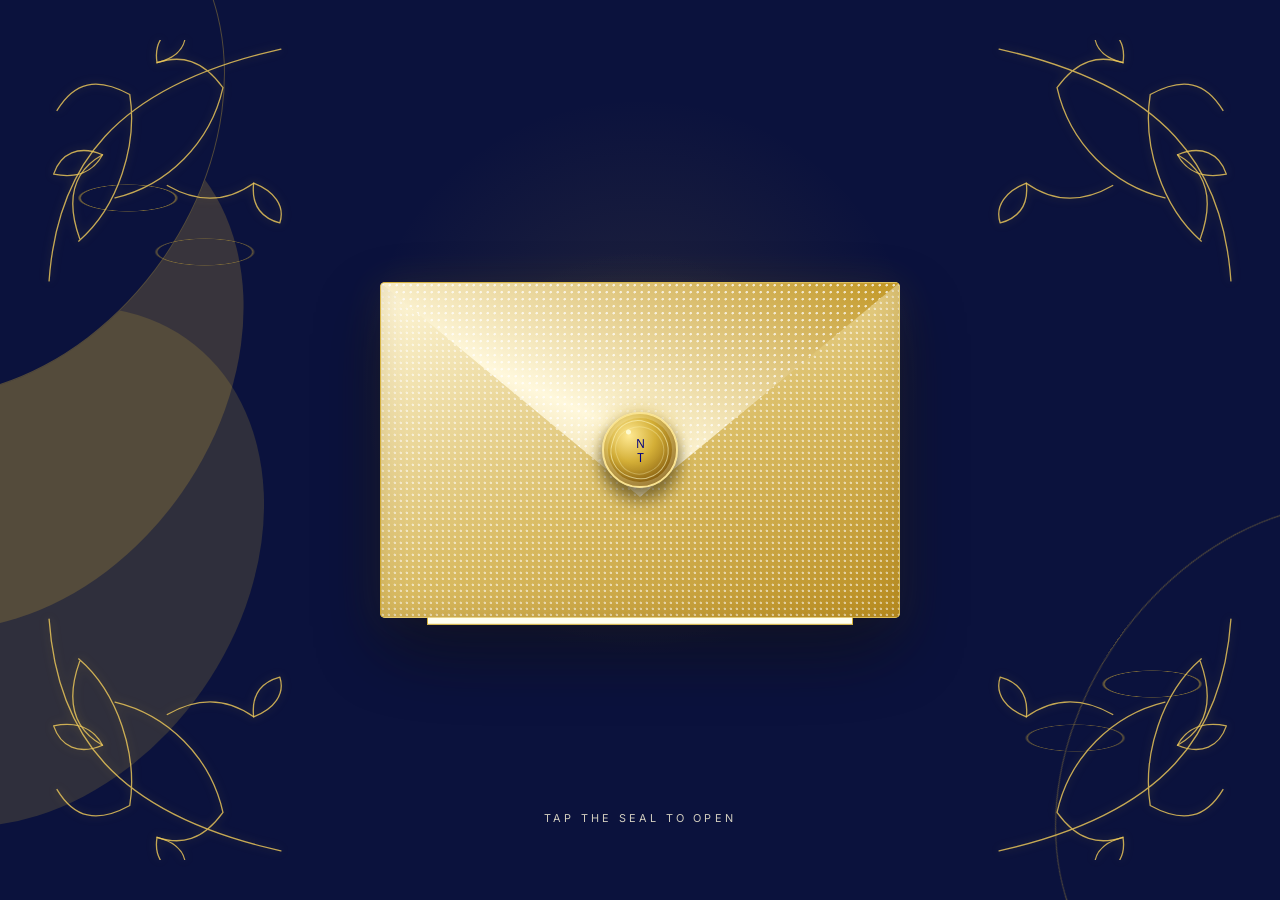
<file: index.html>
<!doctype html>
<html lang="en">
  <head>
    <meta charset="UTF-8" />
    <meta name="viewport" content="width=device-width, initial-scale=1.0" />
    <meta name="description" content="Wedding invitation for Emma and Daniel." />
    <title>Emma & Daniel | Wedding Invitation</title>
    <link rel="preconnect" href="https://fonts.googleapis.com" />
    <link rel="preconnect" href="https://fonts.gstatic.com" crossorigin />
    <link href="https://fonts.googleapis.com/css2?family=Great+Vibes&family=Playfair+Display:wght@400;500;600;700&family=Inter:wght@400;500;600;700&display=swap" rel="stylesheet" />
    <link rel="stylesheet" href="css/style.css" />
  </head>
  <body class="intro-locked">
    <canvas id="bg-canvas" aria-hidden="true"></canvas>
    <section class="envelope-intro" id="envelope-intro" aria-label="Open wedding invitation">
      <div class="floral-line-art" aria-hidden="true"></div>
      <div class="floral-corners" aria-hidden="true">
        <svg class="floral-corner floral-corner--tl" viewBox="0 0 220 220" role="presentation">
          <path d="M8 212C15 112 64 41 212 8M34 177C69 147 86 92 79 48M66 139C112 128 150 91 161 42M35 175C22 139 30 115 55 101M79 48C50 32 30 37 15 62M161 42C143 17 124 13 103 20M112 128C138 143 164 143 188 126" />
          <path d="M55 101c-21-9-37-1-43 17 20 4 35-2 43-17ZM103 20c-3-18 7-31 24-34 4 17-4 29-24 34ZM188 126c18 7 28 20 23 35-18-5-25-17-23-35Z" />
        </svg>
        <svg class="floral-corner floral-corner--tr" viewBox="0 0 220 220" role="presentation">
          <path d="M8 212C15 112 64 41 212 8M34 177C69 147 86 92 79 48M66 139C112 128 150 91 161 42M35 175C22 139 30 115 55 101M79 48C50 32 30 37 15 62M161 42C143 17 124 13 103 20M112 128C138 143 164 143 188 126" />
          <path d="M55 101c-21-9-37-1-43 17 20 4 35-2 43-17ZM103 20c-3-18 7-31 24-34 4 17-4 29-24 34ZM188 126c18 7 28 20 23 35-18-5-25-17-23-35Z" />
        </svg>
        <svg class="floral-corner floral-corner--bl" viewBox="0 0 220 220" role="presentation">
          <path d="M8 212C15 112 64 41 212 8M34 177C69 147 86 92 79 48M66 139C112 128 150 91 161 42M35 175C22 139 30 115 55 101M79 48C50 32 30 37 15 62M161 42C143 17 124 13 103 20M112 128C138 143 164 143 188 126" />
          <path d="M55 101c-21-9-37-1-43 17 20 4 35-2 43-17ZM103 20c-3-18 7-31 24-34 4 17-4 29-24 34ZM188 126c18 7 28 20 23 35-18-5-25-17-23-35Z" />
        </svg>
        <svg class="floral-corner floral-corner--br" viewBox="0 0 220 220" role="presentation">
          <path d="M8 212C15 112 64 41 212 8M34 177C69 147 86 92 79 48M66 139C112 128 150 91 161 42M35 175C22 139 30 115 55 101M79 48C50 32 30 37 15 62M161 42C143 17 124 13 103 20M112 128C138 143 164 143 188 126" />
          <path d="M55 101c-21-9-37-1-43 17 20 4 35-2 43-17ZM103 20c-3-18 7-31 24-34 4 17-4 29-24 34ZM188 126c18 7 28 20 23 35-18-5-25-17-23-35Z" />
        </svg>
      </div>
      <div class="envelope">
        <div class="envelope__back"></div>
        <div class="envelope__card">
          <p>You're cordially invited</p>
        </div>
        <div class="envelope__front"></div>
        <div class="envelope__flap"></div>
        <div class="envelope__seal-shadow"></div>
        <button class="wax-seal" id="open-envelope" type="button" aria-label="Open invitation">
          <span>Ｎ<br />Ｔ</span>
        </button>
        <div class="sparkle-burst" id="sparkle-burst" aria-hidden="true"></div>
      </div>
      <button class="envelope-hint" id="open-envelope-text" type="button">TAP THE SEAL TO OPEN</button>
    </section>

    <div class="page-shell">
      <header class="hero" id="home">
        <video class="hero__video" autoplay loop muted playsinline aria-hidden="true">
          <source src="images/animation_vdeo.mp4" type="video/mp4" />
        </video>
        <div class="hero__overlay" aria-hidden="true"></div>
        <div class="hero__content">
          <p class="eyebrow">THE WEDDING OF</p>
          <h1>Nuwan <span>&</span> Tharushi</h1>
          <p class="hero__date">THURSDAY, 10TH DECEMBER 2026</p>
          <button class="hero__button" id="open-envelope-hero" type="button">OPEN INVITATION</button>
        </div>
      </header>

      <section class="countdown-section initial-hidden" aria-label="Wedding countdown">
        <div class="countdown-wrap">
          <p class="section-label">Countdown</p>
          <div class="countdown" id="countdown">
            <div class="countdown__item">
              <span class="countdown__value" id="days">00</span>
              <span class="countdown__label">Days</span>
            </div>
            <div class="countdown__item">
              <span class="countdown__value" id="hours">00</span>
              <span class="countdown__label">Hours</span>
            </div>
            <div class="countdown__item">
              <span class="countdown__value" id="minutes">00</span>
              <span class="countdown__label">Minutes</span>
            </div>
            <div class="countdown__item">
              <span class="countdown__value" id="seconds">00</span>
              <span class="countdown__label">Seconds</span>
            </div>
          </div>
        </div>
      </section>

      <main class="initial-hidden">
        <section class="invitation section">
          <div class="invitation__inner">
            <p class="section-label">With joy in our hearts</p>
            <h2>Nuwan &amp; Tharushi</h2>

            <div class="invitation__parents">
              <div class="invitation__parent">
                <span>Son of</span>
                <strong>Ashoka &amp; Palitha</strong>
              </div>
              <div class="invitation__divider" aria-hidden="true"></div>
              <div class="invitation__parent">
                <span>Daughter of</span>
                <strong>Vijitha &amp; Anura</strong>
              </div>
            </div>

            <div class="invitation__date-wrap" aria-label="Wedding date">
              <span class="invitation__line"></span>
              <p>DECEMBER 10 2026</p>
              <span class="invitation__line"></span>
            </div>
          </div>
        </section>

        <section class="section intro">
          <p class="section-label">The Celebration</p>
          <h2>We invite you to celebrate our joy</h2>
          <p>
            We are delighted to have you join us as we begin our next chapter together.
            Your love and support mean the world to us, and we would be honored to share
            this unforgettable day with you.
          </p>
        </section>

        <section class="section details" id="events">
          <div class="section-head">
            <p class="section-label">Wedding Events</p>
            <h2>Celebration Details</h2>
          </div>

          <div class="details-grid">
            <article class="detail-card ceremony-card">
              <span class="detail-card__icon" aria-hidden="true">✦</span>
              <p class="detail-card__kicker">10th December 2026</p>
              <h3>Wedding Ceremony</h3>
              <p class="ceremony-card__time">09:00 AM</p>
              <span class="ceremony-card__separator" aria-hidden="true">✦</span>

              <dl class="ceremony-card__details">
                <div>
                  <dt>Venue</dt>
                  <dd>Sanctuary Hotel - Kaduwela</dd>
                </div>
                <span class="ceremony-card__separator" aria-hidden="true">◇</span>
                <div>
                  <dt>Location</dt>
                  <dd>Kaduwela, Sri Lanka</dd>
                </div>
                <span class="ceremony-card__separator" aria-hidden="true">◇</span>
                <div>
                  <dt>Attire</dt>
                  <dd>Formal</dd>
                </div>
              </dl>

              <div class="ceremony-card__actions">
                <a class="ceremony-action ceremony-action--gold" href="https://maps.app.goo.gl/9RrMJxZGWrbS7nu29" target="_blank" rel="noopener">
                  <span aria-hidden="true">⌖</span> Google Maps
                </a>
                <a class="ceremony-action ceremony-action--outline" href="https://calendar.google.com/calendar/render?action=TEMPLATE&amp;text=Nuwan+%26+Tharushi+Wedding+Ceremony&amp;dates=20261210T033000Z/20261210T053000Z&amp;details=Wedding+ceremony+for+Nuwan+%26+Tharushi&amp;location=Sanctuary+Hotel+-+Kaduwela" target="_blank" rel="noopener">
                  <span aria-hidden="true">＋</span> Add to Calendar
                </a>
              </div>
            </article>

          </div>

          <div class="map-embed-wrap">
            <iframe src="https://www.google.com/maps/embed?pb=!1m18!1m12!1m3!1d3960.7726788060318!2d80.0043485756813!3d6.917758218454825!2m3!1f0!2f0!3f0!3m2!1i1024!2i768!4f13.1!3m3!1m2!1s0x3ae25911b0316a3d%3A0x14943debd9fcadfd!2sSanctuary%20Lodge!5e0!3m2!1sen!2slk!4v1789831155217!5m2!1sen!2slk" width="100%" height="300" style="border:0; border-radius: 12px; margin-top: 20px;" allowfullscreen="" loading="lazy" referrerpolicy="strict-origin-when-cross-origin" title="Sanctuary Lodge location"></iframe>
          </div>
        </section>

        <section class="section gallery-section">
          <div class="section-head">
            <p class="section-label">Our Gallery</p>
            <h2>Moments We Cherish</h2>
          </div>

          <div class="gallery-grid" aria-label="Wedding gallery">
            <img src="images/IMG_6599.jpg" alt="Couple portrait" />
            <img src="images/IMG_6940.jpg" alt="Couple outdoors" />
            <img src="images/IMG_7394.jpg" alt="Together in nature" />
            <img src="images/IMG_7683.jpg" alt="Couple smiling" />
          </div>
        </section>

        <section class="section rsvp" id="rsvp">
          <div class="section-head">
            <p class="section-label">Kindly Reply</p>
            <h2>RSVP</h2>
          </div>

          <form class="rsvp-form" id="wedding-rsvp-form">
            <label>
              Full Name
              <input type="text" name="name" placeholder="Your name" required />
            </label>

            <div class="rsvp-choice">
              <label class="radio-option">
                <input type="radio" name="attendance" value="accept" />
                <span>Joyfully Accept</span>
              </label>

              <label class="radio-option">
                <input type="radio" name="attendance" value="decline" />
                <span>Regretfully Decline</span>
              </label>
            </div>

            <div class="guest-counter" aria-label="Guest counter">
              <button type="button" class="guest-button" data-action="decrease" aria-label="Decrease guests">-</button>
              <input type="number" name="guests" value="1" min="1" max="10" readonly />
              <button type="button" class="guest-button" data-action="increase" aria-label="Increase guests">+</button>
            </div>

            <button type="submit" class="button navy-button">SEND RSVP</button>
          </form>
        </section>
      </main>
    </div>

    <nav class="bottom-nav" aria-label="Bottom navigation">
      <a href="#home" class="nav-item active" aria-label="Home">
        <span class="nav-icon">⌂</span>
        <span>Home</span>
      </a>
      <a href="#events" class="nav-item" aria-label="Events">
        <span class="nav-icon">✦</span>
        <span>Events</span>
      </a>
      <a href="#rsvp" class="nav-item" aria-label="RSVP">
        <span class="nav-icon">✉</span>
        <span>RSVP</span>
      </a>
    </nav>

    <script src="js/app.js"></script>
  </body>
</html>
</file>
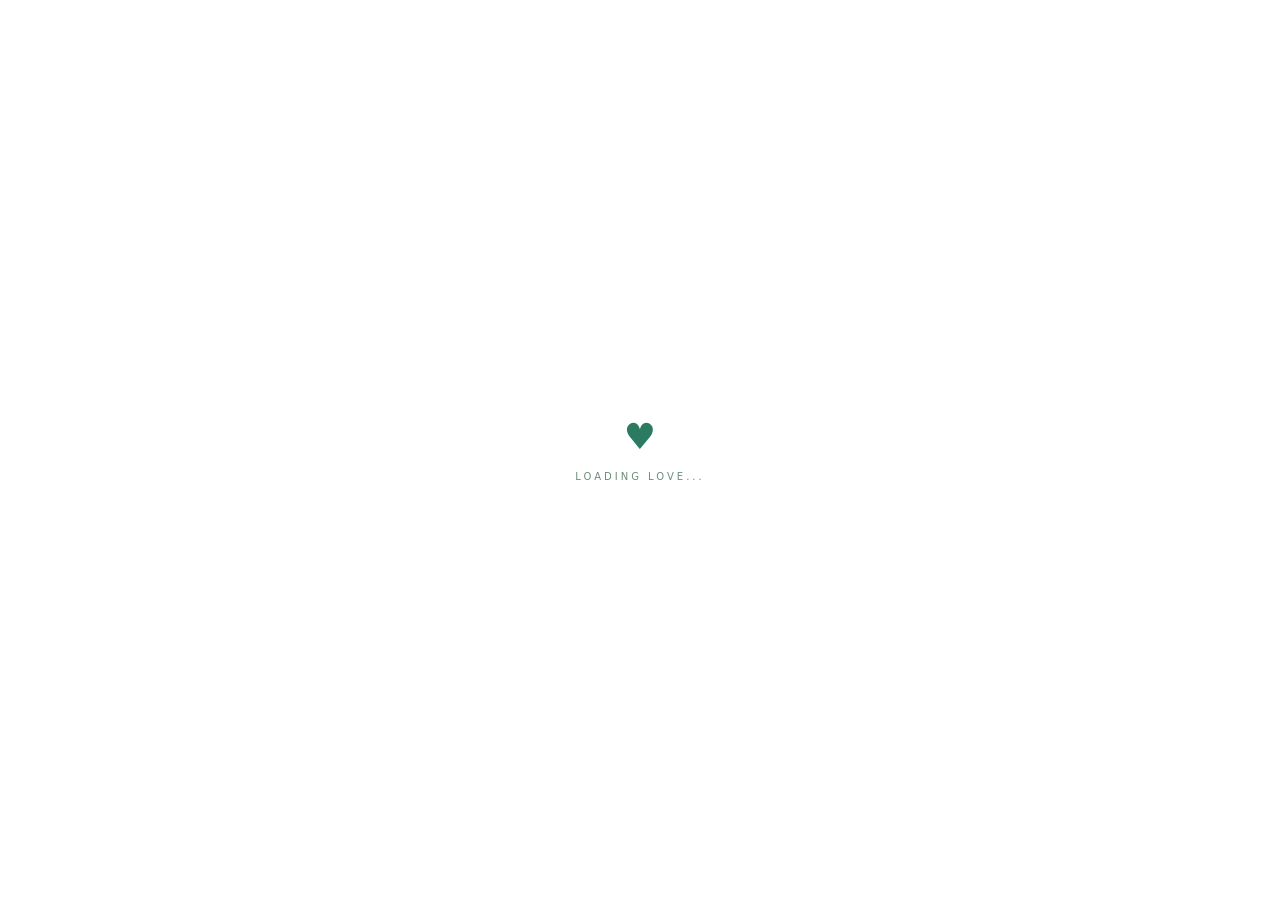
<file: wedding01/index.html>
<!DOCTYPE html>
<html lang="en">
  <head>
    <meta charset="UTF-8" />
    <meta name="viewport" content="width=device-width, initial-scale=1.0" />
    <meta name="description" content="Wedding invitation for Tharushi and Nuwan" />
    <title>Tharushi &amp; Nuwan | Wedding Invitation</title>
    <meta property="og:title" content="Tharushi &amp; Nuwan - Wedding Invitation" />
    <meta property="og:description" content="We warmly invite you to celebrate our wedding day." />
    <meta property="og:type" content="website" />
    <meta property="og:image" content="wedding-photo.png" />
    <meta property="og:image:width" content="1200" />
    <meta property="og:image:height" content="630" />

    <link rel="preconnect" href="fonts.googleapis.com" />
    <link rel="preconnect" href="fonts.gstatic.com" crossorigin />
    <link href="fonts.googleapis.com/css2/family=Great+Vibes&family=Playfair+Display_ital,wght@0,400;0,600;1,400&family=Montserrat_wght@300;400;500;600&display=swap.css" rel="stylesheet" />
    <script src="cdn.tailwindcss.com/3.4.17"></script>
    <link rel="stylesheet" href="styles.css" />
  </head>
  <body class="font-sans bg-[#FFFFFF] text-[#2C3E35] antialiased min-h-screen flex justify-center items-center relative overflow-x-hidden">
    <audio id="bg-music" loop preload="auto">
      <source src="dl.dropboxusercontent.com/scl/fi/6v9sxtjhre47cjv56if6c/ssstik.io_1783917528842_rlkey=4j9dvyxtc6pwtbjx7s5jj49bj&st=42nz29oh.mp3" type="audio/mpeg" />
    </audio>

    <div id="petals-container" class="fixed inset-0 pointer-events-none overflow-hidden z-10"></div>

    <div id="screen-loader" class="screen fixed inset-0 bg-[#FFFFFF] z-50 flex flex-col justify-center items-center gap-3">
      <div class="text-[#2A7B62] text-4xl animate-heart">♥</div>
      <p class="text-[10px] uppercase tracking-[0.3em] text-[#6B8E7B]">Loading Love...</p>
    </div>

    <div id="screen-envelope" class="screen hidden fixed inset-0 z-40 flex flex-col justify-center items-center p-5 text-center">
      <div class="envelope-card" aria-label="Wedding invitation envelope">
        <div class="envelope-paper">
          <p class="text-[10px] tracking-[0.3em] uppercase text-[#6B8E7B] mb-3">The Wedding Of</p>
          <p class="font-serif italic text-4xl text-[#1B4D3E]">Tharushi</p>
          <span class="font-script text-3xl text-[#2A7B62]">&amp;</span>
          <p class="font-serif italic text-4xl text-[#1B4D3E]">Nuwan</p>
          <p class="text-[10px] tracking-[0.2em] uppercase text-[#6B8E7B] mt-5">10 December 2026</p>
        </div>
        <div class="envelope-flap"></div>
        <button id="openEnvelopeBtn" type="button" class="envelope-seal" aria-label="Open wedding invitation">T<span>N</span></button>
      </div>
      <p class="mt-7 text-[10px] uppercase tracking-[0.28em] text-white/80">Tap the seal to open your invitation</p>
    </div>

    <div id="screen-welcome" class="screen hidden fixed inset-0 bg-[#FFFFFF] z-40 flex flex-col justify-center items-center p-6 text-center max-w-md mx-auto">
      <div class="bg-green-50/50 backdrop-blur-sm px-6 py-4 rounded-2xl shadow-sm border border-green-100 mb-8 w-full">
        <h3 id="guestGreeting" class="font-serif text-lg text-[#1B4D3E] font-semibold mb-1">Dear Guest,</h3>
        <p class="text-xs text-gray-600 leading-relaxed">We warmly invite you to share in the celebration of our wedding day.</p>
      </div>

      <div class="flex gap-2 text-[#2A7B62] text-sm mb-6 animate-pulse">
        <span>🌿</span><span>🤍</span><span>🌿</span>
      </div>

      <p class="text-[11px] tracking-[0.3em] uppercase text-[#6B8E7B] mb-2 font-medium">The Wedding Of</p>
      <h1 class="font-serif italic text-5xl md:text-6xl text-[#1B4D3E] mb-2">Nuwan</h1>
      <span class="font-script text-3xl text-[#2A7B62]">&amp;</span>
      <h1 class="font-serif italic text-5xl md:text-6xl text-[#1B4D3E] mt-1 mb-12">Tharushi</h1>

      <button id="playBtn" type="button" class="group relative flex flex-col items-center cursor-pointer focus:outline-none z-20">
        <div class="w-16 h-16 bg-[#2A7B62] hover:bg-[#1B4D3E] text-white rounded-full flex items-center justify-center shadow-lg transition transform group-hover:scale-110 group-hover:shadow-green-200/50 mb-4 duration-300">
          <svg class="w-6 h-6 ml-1 fill-current animate-pulse" viewBox="0 0 24 24" aria-hidden="true">
            <path d="M8 5v14l11-7z"></path>
          </svg>
        </div>
        <span class="text-[11px] tracking-[0.2em] uppercase text-[#1B4D3E] font-semibold group-hover:text-[#2A7B62] transition">Tap to open our invitation</span>
      </button>
    </div>

    <div id="screen-calendar" class="screen hidden fixed inset-0 bg-[#FFFFFF] z-30 flex flex-col justify-center items-center p-6 text-center max-w-md mx-auto">
      <p class="text-xs tracking-[0.3em] uppercase text-[#6B8E7B] mb-1 font-semibold">Save The Date</p>
      <h2 class="font-serif italic text-4xl text-[#1B4D3E]">Tharushi &amp; Nuwan</h2>
      <p class="text-xs tracking-[0.2em] uppercase text-[#1B4D3E] font-medium mt-1 mb-8">December 2026</p>

      <div class="bg-white px-6 py-8 rounded-3xl shadow-sm border border-green-100 w-full max-w-xs mb-8 transform hover:scale-105 transition duration-500">
        <div class="grid grid-cols-7 gap-y-4 text-center text-xs font-medium text-gray-400 mb-4">
          <span class="text-[#2A7B62] font-bold">S</span><span>M</span><span>T</span><span>W</span><span>T</span><span>F</span><span>S</span>
        </div>
        <div class="grid grid-cols-7 gap-y-4 text-center text-sm text-gray-700 items-center">
          <span></span><span></span><span>1</span><span>2</span><span>3</span><span>4</span><span>5</span>
          <span>6</span><span>7</span><span>8</span><span>9</span>
          <div class="flex justify-center items-center">
            <span class="w-8 h-8 bg-[#2A7B62] text-white rounded-full flex items-center justify-center text-xs shadow-md animate-bounce">10</span>
          </div>
          <span>11</span><span>12</span>
          <span>13</span><span>14</span><span>15</span><span>16</span><span>17</span><span>18</span><span>19</span>
          <span>20</span><span>21</span><span>22</span><span>23</span><span>24</span><span>25</span><span>26</span>
          <span>27</span><span>28</span><span>29</span><span>30</span><span>31</span>
        </div>
      </div>

      <p class="font-serif italic text-sm text-[#1B4D3E] max-w-xs leading-relaxed">We look forward to celebrating our special day with you</p>
    </div>

    <div id="screen-story" class="screen hidden fixed inset-0 z-20 flex flex-col justify-center items-center p-6 text-center bg-cover bg-center" style="background-image: linear-gradient(rgba(15, 56, 44, 0.6), rgba(15, 56, 44, 0.8)), url('wedding-photo.png');">
      <div class="bg-white/10 backdrop-blur-md border border-white/20 p-8 rounded-3xl max-w-sm w-full text-white shadow-2xl transform hover:scale-105 transition duration-500">
        <p class="text-[11px] tracking-[0.3em] uppercase text-green-200 font-semibold mb-6">Our Story</p>
        <p class="font-serif italic text-lg leading-relaxed mb-6">"Two hearts, one beautiful journey, and a lifetime of love ahead."</p>
        <div class="w-12 h-[1px] bg-white/40 mx-auto mb-6"></div>
        <h2 class="font-serif text-2xl font-medium tracking-wide">Tharushi &amp; Nuwan</h2>
      </div>
    </div>

    <div id="screen-main" class="screen hidden w-full relative">
      <div class="fixed inset-0 z-0 bg-cover bg-center" style="background-image: linear-gradient(rgba(255, 255, 255, 0.80), rgba(255, 255, 255, 0.95)), url('wedding-photo.png');"></div>

      <div class="relative z-10 w-full max-w-md mx-auto py-12 px-5 space-y-8">
        <div class="text-center mb-10 scroll-animate">
          <p class="text-[10px] tracking-[0.3em] uppercase text-[#6B8E7B] mb-2 font-medium">We Are Getting Married</p>
          <h1 class="font-serif italic text-5xl text-[#1B4D3E]">Nuwan</h1>
          <span class="font-script text-3xl text-[#2A7B62] block my-1">&amp;</span>
          <h1 class="font-serif italic text-5xl text-[#1B4D3E] mb-4">Tharushi</h1>
          <p class="text-xs text-gray-600 leading-relaxed max-w-xs mx-auto font-medium">Together with their loving families, we request the pleasure of your company as we begin our forever.</p>
        </div>

        <div class="bg-white/95 backdrop-blur-sm p-5 rounded-3xl shadow-sm border border-green-100 text-center scroll-animate">
          <img src="wedding-photo.png" alt="Tharushi and Nuwan" class="w-full aspect-[4/3] object-cover rounded-2xl shadow-md" />
          <p class="text-[10px] tracking-[0.25em] uppercase text-[#6B8E7B] font-semibold mt-4 mb-2">Our Moment</p>
          <p class="font-serif italic text-base text-[#1B4D3E]">A little glimpse of the love we share.</p>
        </div>

        <div class="bg-white/95 backdrop-blur-sm p-8 rounded-3xl shadow-sm border border-green-100 text-center space-y-6 scroll-animate">
          <div>
            <p class="text-[10px] tracking-[0.2em] uppercase text-[#6B8E7B] font-semibold mb-1.5">Beloved Son Of</p>
            <p class="font-serif italic text-base text-gray-800">Mr. Sumith Palitha<br>&amp;<br>Mrs. Asoka Priyanganee</p>
          </div>
          <div class="text-[#2A7B62] font-script text-2xl">&amp;</div>
          <div>
            <p class="text-[10px] tracking-[0.2em] uppercase text-[#6B8E7B] font-semibold mb-1.5">Beloved Daughter Of</p>
            <p class="font-serif italic text-base text-gray-800">Mr. Anura Hettiarachchi<br>&amp;<br>Mrs. Vijitha Hettiarachchi</p>
          </div>
        </div>

        <div class="bg-white/95 backdrop-blur-sm p-6 rounded-3xl shadow-sm border border-green-100 text-center scroll-animate">
          <p class="text-[11px] tracking-[0.2em] uppercase text-[#6B8E7B] font-semibold mb-1">Until We Say 'I Do'</p>
          <p class="text-xs text-gray-500 mb-6 font-light">Countdown to Our Special Day</p>

          <div id="countdown" class="flex justify-center gap-3">
            <div class="bg-gradient-to-br from-[#2A7B62] to-[#1B4D3E] text-white p-3 rounded-2xl w-16 shadow-lg">
              <span id="days" class="block text-2xl font-serif font-bold">00</span>
              <span class="text-[9px] uppercase tracking-wider opacity-80">Days</span>
            </div>
            <div class="bg-gradient-to-br from-[#2A7B62] to-[#1B4D3E] text-white p-3 rounded-2xl w-16 shadow-lg">
              <span id="hours" class="block text-2xl font-serif font-bold">00</span>
              <span class="text-[9px] uppercase tracking-wider opacity-80">Hrs</span>
            </div>
            <div class="bg-gradient-to-br from-[#2A7B62] to-[#1B4D3E] text-white p-3 rounded-2xl w-16 shadow-lg">
              <span id="minutes" class="block text-2xl font-serif font-bold">00</span>
              <span class="text-[9px] uppercase tracking-wider opacity-80">Min</span>
            </div>
            <div class="bg-gradient-to-br from-[#2A7B62] to-[#1B4D3E] text-white p-3 rounded-2xl w-16 shadow-lg">
              <span id="seconds" class="block text-2xl font-serif font-bold">00</span>
              <span class="text-[9px] uppercase tracking-wider opacity-80">Sec</span>
            </div>
          </div>
        </div>

        <div class="bg-white/95 backdrop-blur-sm p-8 rounded-3xl shadow-sm border border-green-100 scroll-animate">
          <div class="text-center mb-6">
            <p class="text-[10px] tracking-[0.2em] uppercase text-[#6B8E7B] font-semibold mb-1">Wedding Day</p>
            <h3 class="font-serif italic text-2xl text-[#1B4D3E]">Thursday, December 10, 2026</h3>
          </div>
          <div class="border-t border-green-50 pt-6 space-y-4">
            <p class="text-[10px] tracking-[0.2em] uppercase text-[#6B8E7B] font-semibold text-center mb-4">Event Schedule</p>
            <div class="flex justify-between items-center text-sm bg-green-50/50 p-3 rounded-xl border border-green-100/50">
              <span class="font-serif text-[#1B4D3E] flex items-center gap-2 font-medium">✨ Wedding Ceremony</span>
              <span class="font-semibold text-gray-700 text-xs bg-white px-2.5 py-1 rounded-md shadow-sm">9:30 AM</span>
            </div>
            <div class="flex justify-between items-center text-sm bg-green-50/50 p-3 rounded-xl border border-green-100/50">
              <span class="font-serif text-[#1B4D3E] flex items-center gap-2 font-medium">📍 Venue</span>
              <span class="font-semibold text-gray-700 text-xs bg-white px-2.5 py-1 rounded-md shadow-sm">Sanctuary Hotel</span>
            </div>
          </div>
        </div>

        <div class="bg-white/95 backdrop-blur-sm p-8 rounded-3xl shadow-sm border border-green-100 text-center scroll-animate">
          <p class="text-[10px] tracking-[0.2em] uppercase text-[#6B8E7B] font-semibold mb-2">Venue</p>
          <h3 class="font-serif italic text-3xl text-gray-800 mb-1">Sanctuary Hotel</h3>
          <p class="text-sm font-medium text-[#2A7B62] mb-6">Kaduwela</p>
          <a href="https://maps.app.goo.gl/VAkcUEWn7yXtJjKy9?g_st=ic" target="_blank" rel="noreferrer" class="inline-block w-full bg-gradient-to-r from-[#2A7B62] to-[#1B4D3E] hover:opacity-95 text-white text-xs font-semibold py-4 px-6 rounded-2xl shadow-lg transition tracking-widest uppercase transform hover:-translate-y-0.5 duration-300">📍 Open in Google Maps</a>
        </div>

        <div class="bg-white/95 backdrop-blur-sm p-8 rounded-3xl shadow-sm border border-green-100 scroll-animate">
          <div class="text-center mb-6">
            <p class="text-[10px] tracking-[0.2em] uppercase text-[#6B8E7B] font-semibold mb-1">Are You Attending?</p>
            <h3 class="font-serif text-2xl text-gray-800">RSVP</h3>
            <p class="text-xs text-gray-500 mt-1">Please confirm your presence before November 10th</p>
          </div>

          <form id="rsvpForm" class="space-y-4 text-left">
            <div>
              <label class="block text-xs font-semibold text-gray-600 uppercase tracking-wider mb-1">Your Full Name</label>
              <input type="text" id="rsvpNameInput" name="name" required placeholder="e.g. Kasun Perera" class="w-full px-4 py-3 rounded-xl border border-gray-200 focus:outline-none focus:border-[#2A7B62] text-sm bg-green-50/30" />
            </div>

            <div>
              <label class="block text-xs font-semibold text-gray-600 uppercase tracking-wider mb-1">Will You Attend?</label>
              <select name="attendance" required class="w-full px-4 py-3 rounded-xl border border-gray-200 focus:outline-none focus:border-[#2A7B62] text-sm bg-green-50/30">
                <option value="Yes">Yes, I/We will be there! 🎉</option>
                <option value="No">Sorry, can't make it 😢</option>
              </select>
            </div>

            <div>
              <label class="block text-xs font-semibold text-gray-600 uppercase tracking-wider mb-1">Number of Guests</label>
              <input type="number" name="guests" min="1" max="10" value="1" required class="w-full px-4 py-3 rounded-xl border border-gray-200 focus:outline-none focus:border-[#2A7B62] text-sm bg-green-50/30" />
            </div>

            <button type="submit" id="submitBtn" class="w-full bg-gradient-to-r from-[#2A7B62] to-[#1B4D3E] hover:opacity-95 text-white font-semibold py-3.5 rounded-xl text-xs tracking-widest uppercase shadow-md transition">Send RSVP</button>
          </form>

          <div id="rsvpSuccess" class="hidden text-center py-6 bg-green-50 rounded-2xl border border-green-200">
            <div class="text-2xl mb-2">🎉</div>
            <h4 class="font-serif text-lg text-green-800 font-semibold mb-1">Thank You!</h4>
            <p class="text-xs text-green-600">Your RSVP has been recorded. We can't wait to celebrate with you!</p>
          </div>
        </div>

        <div class="bg-white/95 backdrop-blur-sm p-8 rounded-3xl shadow-sm border border-green-100 text-center scroll-animate">
          <h3 class="font-serif text-lg text-gray-800 mb-1">Inquiries &amp; Wishes</h3>
          <p class="text-xs text-gray-500 mb-6">Reach out to us directly</p>

          <div class="space-y-4">
            <div class="p-4 rounded-2xl bg-green-50/60 border border-green-100">
              <p class="font-serif text-sm font-bold text-[#1B4D3E] mb-2">Nuwan (Groom)</p>
              <div class="flex gap-2 justify-center">
                <a href="tel:0760481677" class="flex-1 bg-white hover:bg-green-100 text-[#1B4D3E] border border-green-200 text-xs py-2 px-3 rounded-xl font-medium flex items-center justify-center gap-1.5 shadow-sm transition"><span>📞</span> Call</a>
                <a href="https://wa.me/94760481677?text=Hi%20Nuwan,%20congratulations%20on%20your%20wedding!" target="_blank" rel="noreferrer" class="flex-1 bg-emerald-600 hover:bg-emerald-700 text-white text-xs py-2 px-3 rounded-xl font-medium flex items-center justify-center gap-1.5 shadow-sm transition"><span>💬</span> WhatsApp</a>
              </div>
            </div>

          </div>
        </div>

        <div class="text-center space-y-2 pb-12 pt-4 scroll-animate">
          <p class="font-serif italic text-xs text-gray-600">Thank you for being part of our special journey.</p>
          <p class="font-serif italic text-2xl text-[#1B4D3E]">With Love,<br>Tharushi &amp; Nuwan</p>
          <p class="text-xs text-[#2A7B62] font-medium mt-2 animate-pulse">♥ Forever Begins Here ♥</p>
        </div>
      </div>
    </div>

    <script src="script.js"></script>
  </body>
</html>
</file>
<file: css/style.css>
:root {
  --ivory: #FFFFF0;
  --navy: #000080;
  --gold: #D4AF37;
  --gold-soft: #f3dd9e;
  --navy-soft: #1f2a6d;
  --text: #1a1a2e;
  --white: #ffffff;
  --line: rgba(0, 0, 128, 0.12);
  --shadow: rgba(0, 0, 0, 0.08);
  --serif: "Playfair Display", Georgia, serif;
  --sans: "Inter", Arial, sans-serif;
}

* {
  box-sizing: border-box;
}

html {
  scroll-behavior: smooth;
}

body {
  margin: 0;
  background: rgba(255, 255, 240, 0.78);
  color: var(--navy);
  font-family: var(--sans);
  line-height: 1.7;
  padding-bottom: 90px;
}

img {
  display: block;
  max-width: 100%;
}

a {
  color: inherit;
  text-decoration: none;
}

button,
input,
select,
textarea {
  font: inherit;
}

.page-shell {
  min-height: 100vh;
}

.hero {
  position: relative;
  isolation: isolate;
  display: grid;
  place-items: center;
  min-height: 100vh;
  padding: 60px 24px 110px;
  background: transparent;
  border-bottom: 1px solid var(--line);
  overflow: hidden;
}

.hero__video {
  position: absolute;
  top: 0;
  left: 0;
  z-index: -1;
  width: 100%;
  height: 100%;
  object-fit: cover;
  pointer-events: none;
}

.hero__overlay {
  position: absolute;
  z-index: 0;
  inset: 0;
  background: linear-gradient(180deg, rgba(12, 14, 28, 0.62), rgba(12, 14, 28, 0.8));
  pointer-events: none;
}

.hero__content {
  position: relative;
  z-index: 1;
  display: flex;
  flex-direction: column;
  align-items: center;
  justify-content: center;
  text-align: center;
  gap: 18px;
  color: var(--white);
  padding: 40px 20px;
}

.eyebrow,
.section-label {
  margin: 0;
  color: var(--gold);
  font-size: 0.74rem;
  letter-spacing: 0.24rem;
  text-transform: uppercase;
  font-weight: 600;
}

.hero h1,
.intro h2,
.section-head h2,
.map-card__content h3,
.rsvp h2,
.detail-card h3 {
  font-family: var(--serif);
  margin: 0;
  color: var(--navy);
}

.hero h1 {
  margin: 0;
  font-size: clamp(3.3rem, 8vw, 7rem);
  line-height: 0.95;
  font-weight: 600;
  letter-spacing: -0.06em;
  color: var(--white);
}

.hero h1 span {
  color: var(--gold);
  font-style: italic;
}

.hero__date {
  margin: 0;
  letter-spacing: 0.18rem;
  text-transform: uppercase;
  font-size: 0.8rem;
  color: rgba(255, 255, 255, 0.9);
}

.hero__button {
  margin-top: 8px;
  border: 1px solid rgba(212, 175, 55, 0.85);
  background: var(--gold);
  color: var(--navy);
  padding: 16px 30px;
  border-radius: 999px;
  letter-spacing: 0.15rem;
  font-size: 0.7rem;
  font-weight: 700;
  text-transform: uppercase;
  cursor: pointer;
  box-shadow: 0 12px 30px rgba(212, 175, 55, 0.25);
}

.hero__button:hover {
  transform: translateY(-1px);
}

.countdown-section {
  padding: 42px 24px 10px;
  background: rgba(255, 255, 255, 0.4);
}

.countdown-wrap {
  max-width: 900px;
  margin: 0 auto;
  text-align: center;
}

.countdown {
  display: grid;
  grid-template-columns: repeat(4, minmax(90px, 1fr));
  gap: 18px;
  margin-top: 18px;
}

.countdown__item {
  background: rgba(255, 255, 255, 0.5);
  border: 1px solid rgba(212, 175, 55, 0.7);
  border-radius: 12px;
  padding: 22px 12px;
}

.countdown__value {
  display: block;
  font-family: var(--serif);
  font-size: clamp(2rem, 5vw, 3.2rem);
  color: var(--navy);
  line-height: 1;
}

.countdown__label {
  display: block;
  margin-top: 8px;
  color: var(--navy-soft);
  font-size: 0.7rem;
  letter-spacing: 0.14rem;
  text-transform: uppercase;
}

.section {
  padding: 72px 24px;
  max-width: 1100px;
  margin: 0 auto;
}

.invitation {
  padding-top: 60px;
  padding-bottom: 60px;
}

.invitation__inner {
  max-width: 980px;
  margin: 0 auto;
  text-align: center;
}

.invitation h2 {
  margin: 0;
  font-family: var(--serif);
  font-size: clamp(3rem, 6vw, 6rem);
  line-height: 1.1;
  color: var(--navy);
  letter-spacing: -0.04em;
}

.invitation__parents {
  display: grid;
  grid-template-columns: 1fr auto 1fr;
  align-items: center;
  gap: 30px;
  margin: 36px auto 26px;
  max-width: 820px;
}

.invitation__parent {
  display: flex;
  flex-direction: column;
  gap: 8px;
}

.invitation__parent span {
  color: var(--navy-soft);
  font-size: 0.72rem;
  letter-spacing: 0.15rem;
  text-transform: uppercase;
}

.invitation__parent strong {
  font-family: var(--serif);
  font-size: clamp(1.4rem, 2vw, 2.2rem);
  font-weight: 600;
  color: var(--navy);
}

.invitation__divider {
  width: 70px;
  height: 1px;
  background: var(--gold);
  margin: 0 auto;
}

.invitation__date-wrap {
  display: flex;
  align-items: center;
  justify-content: center;
  gap: 22px;
  margin-top: 16px;
}

.invitation__line {
  width: 120px;
  height: 1px;
  background: linear-gradient(90deg, transparent, var(--gold), transparent);
}

.invitation__date-wrap p {
  margin: 0;
  font-family: var(--serif);
  font-size: clamp(1.6rem, 3vw, 2.8rem);
  letter-spacing: 0.12rem;
  color: var(--navy);
}

.story {
  background: rgba(255, 255, 255, 0.22);
}

.story__timeline {
  position: relative;
  max-width: 760px;
  margin: 40px auto 0;
  padding-left: 30px;
}

.story__timeline::before {
  content: "";
  position: absolute;
  top: 0;
  bottom: 0;
  left: 11px;
  width: 2px;
  background: var(--gold);
}

.story__item {
  position: relative;
  display: grid;
  grid-template-columns: 28px 1fr;
  gap: 18px;
  margin-bottom: 34px;
}

.story__dot {
  position: relative;
  z-index: 1;
  width: 18px;
  height: 18px;
  margin-top: 10px;
  border-radius: 50%;
  background: var(--navy);
  border: 3px solid var(--gold);
  box-shadow: 0 0 0 5px rgba(212, 175, 55, 0.12);
}

.story__content {
  background: rgba(255, 255, 255, 0.4);
  border: 1px solid rgba(0, 0, 128, 0.08);
  padding: 22px 24px;
  text-align: left;
}

.story__year {
  display: inline-block;
  margin-bottom: 8px;
  color: var(--gold);
  font-size: 0.7rem;
  letter-spacing: 0.18rem;
  text-transform: uppercase;
  font-weight: 700;
}

.story__content h3 {
  margin: 0 0 8px;
  font-family: var(--serif);
  font-size: clamp(1.6rem, 2.8vw, 2.4rem);
  color: var(--navy);
  letter-spacing: 0.02em;
}

.story__content p {
  margin: 0;
  color: var(--navy-soft);
  font-size: 1rem;
}

.gallery-section {
  padding-top: 80px;
  padding-bottom: 80px;
}

.gallery-grid {
  display: grid;
  grid-template-columns: repeat(2, minmax(220px, 1fr));
  gap: 18px;
  max-width: 980px;
  margin: 36px auto 0;
}

.gallery-grid img {
  width: 100%;
  height: 280px;
  object-fit: cover;
  border-radius: 12px;
  box-shadow: 0 14px 30px rgba(0, 0, 0, 0.08);
}

.rsvp-form {
  max-width: 700px;
  margin: 0 auto;
  display: flex;
  flex-direction: column;
  gap: 20px;
  text-align: left;
}

.rsvp-form label {
  display: flex;
  flex-direction: column;
  gap: 10px;
  color: var(--navy);
  font-size: 0.82rem;
  letter-spacing: 0.08rem;
  text-transform: uppercase;
  font-weight: 600;
}

.rsvp-form input[type="text"],
.rsvp-form input[type="number"] {
  width: 100%;
  border: 1px solid rgba(0, 0, 128, 0.2);
  background: rgba(255, 255, 255, 0.7);
  border-radius: 10px;
  padding: 14px 16px;
  font-family: var(--sans);
  color: var(--navy);
}

.rsvp-choice {
  display: flex;
  flex-wrap: wrap;
  gap: 24px;
  margin-top: 8px;
}

.radio-option {
  display: inline-flex;
  flex-direction: row !important;
  align-items: center;
  gap: 10px;
  font-size: 0.82rem;
  letter-spacing: 0.06rem;
  text-transform: none;
  color: var(--navy);
}

.radio-option input {
  accent-color: var(--navy);
}

.guest-counter {
  display: inline-flex;
  align-items: center;
  width: fit-content;
  border: 1px solid rgba(0, 0, 128, 0.2);
  border-radius: 999px;
  overflow: hidden;
  background: rgba(255, 255, 255, 0.7);
}

.guest-button {
  width: 42px;
  height: 42px;
  border: none;
  background: transparent;
  color: var(--navy);
  font-size: 1.6rem;
  cursor: pointer;
}

.guest-counter input {
  width: 64px;
  text-align: center;
  border: none;
  background: transparent;
  color: var(--navy);
  font-weight: 700;
  font-size: 1rem;
}

.navy-button {
  background: var(--navy);
  color: var(--white);
  border: none;
  padding: 16px 24px;
  border-radius: 999px;
  letter-spacing: 0.12rem;
  font-weight: 700;
  text-transform: uppercase;
}

.intro,
.rsvp {
  text-align: center;
}

@media (max-width: 640px) {
  .invitation__parents {
    grid-template-columns: 1fr;
    gap: 18px;
  }

  .invitation__divider {
    display: none;
  }

  .invitation__date-wrap {
    gap: 12px;
  }

  .invitation__line {
    width: 50px;
  }

  .story__timeline {
    padding-left: 22px;
  }

  .gallery-grid {
    grid-template-columns: 1fr;
  }
}

/* Full-screen invitation reveal */
body.intro-locked {
  height: 100vh;
  min-height: 100vh;
  overflow: hidden;
  padding-bottom: 0;
}

body.intro-locked .page-shell {
  min-height: 100vh;
  opacity: 1;
  visibility: visible;
  pointer-events: none;
}

body.intro-locked .page-shell > .initial-hidden {
  display: none;
}

body.is-unlocked .page-shell {
  opacity: 1;
  visibility: visible;
  pointer-events: auto;
}

body.is-unlocked .page-shell > .initial-hidden {
  display: block;
}

.initial-hidden {
  display: block;
}

#bg-canvas {
  position: fixed;
  top: 0;
  left: 0;
  z-index: -2;
  width: 100vw;
  height: 100vh;
  pointer-events: none;
  opacity: 0;
  transition: opacity 0.9s ease;
}

#bg-canvas.is-active {
  opacity: 1;
}

.envelope-intro {
  position: fixed;
  inset: 0;
  z-index: 100;
  display: grid;
  place-items: center;
  overflow: hidden;
  background:
    radial-gradient(circle at 50% 50%, rgba(255, 240, 150, 0.06), transparent 26%),
    radial-gradient(circle at 50% 42%, rgba(212, 175, 55, 0.12), transparent 34%),
    #0b123d;
  transition: opacity 0.9s ease, visibility 0.9s ease;
}

.envelope-intro::before,
.envelope-intro::after {
  content: "";
  position: absolute;
  width: min(42vw, 430px);
  height: min(62vh, 620px);
  border: 1px solid rgba(212, 175, 55, 0.35);
  border-radius: 50%;
  transform: rotate(35deg);
  pointer-events: none;
}

.envelope-intro::before {
  left: -18%;
  top: -16%;
  box-shadow: 150px 180px 0 -1px rgba(212, 175, 55, 0.22), 280px 330px 0 -1px rgba(212, 175, 55, 0.18);
}

.envelope-intro::after {
  right: -18%;
  bottom: -16%;
  transform: rotate(215deg);
  box-shadow: -150px -180px 0 -1px rgba(212, 175, 55, 0.22), -280px -330px 0 -1px rgba(212, 175, 55, 0.18);
}

.floral-line-art {
  position: absolute;
  inset: 0;
  opacity: 0.75;
  pointer-events: none;
  background:
    radial-gradient(ellipse 80px 22px at 10% 22%, transparent 58%, rgba(212, 175, 55, 0.7) 60%, transparent 63%),
    radial-gradient(ellipse 80px 22px at 16% 28%, transparent 58%, rgba(212, 175, 55, 0.55) 60%, transparent 63%),
    radial-gradient(ellipse 80px 22px at 90% 76%, transparent 58%, rgba(212, 175, 55, 0.7) 60%, transparent 63%),
    radial-gradient(ellipse 80px 22px at 84% 82%, transparent 58%, rgba(212, 175, 55, 0.55) 60%, transparent 63%);
}

.floral-corners {
  position: absolute;
  inset: 0;
  pointer-events: none;
}

.floral-corner {
  position: absolute;
  width: min(25vw, 250px);
  height: min(25vw, 250px);
  fill: none;
  stroke: rgba(238, 202, 91, 0.82);
  stroke-linecap: round;
  stroke-linejoin: round;
  stroke-width: 1.15;
  filter: drop-shadow(0 0 5px rgba(212, 175, 55, 0.36));
}

.floral-corner--tl {
  top: 2.5rem;
  left: 2.5rem;
}

.floral-corner--tr {
  top: 2.5rem;
  right: 2.5rem;
  transform: scaleX(-1);
}

.floral-corner--bl {
  bottom: 2.5rem;
  left: 2.5rem;
  transform: scaleY(-1);
}

.floral-corner--br {
  right: 2.5rem;
  bottom: 2.5rem;
  transform: scale(-1);
}

.envelope {
  position: relative;
  width: min(82vw, 520px);
  aspect-ratio: 1.55 / 1;
  perspective: 1200px;
  filter: drop-shadow(0 30px 32px rgba(0, 0, 0, 0.4)) drop-shadow(0 0 18px rgba(212, 175, 55, 0.1));
}

.envelope__back,
.envelope__front,
.envelope__flap {
  position: absolute;
  inset: 0;
  border: 1px solid rgba(212, 175, 55, 0.65);
}

.envelope__back {
  background:
    radial-gradient(circle at 20% 20%, rgba(255, 255, 255, 0.85) 0 1px, transparent 1.5px),
    radial-gradient(circle at 80% 70%, rgba(143, 102, 15, 0.18) 0 1px, transparent 1.5px),
    linear-gradient(145deg, #fffdf0, #eadca9);
  background-size: 7px 7px, 11px 11px, auto;
  border-radius: 5px;
  box-shadow: inset 0 0 28px rgba(131, 91, 15, 0.14);
}

.envelope__front {
  z-index: 3;
  clip-path: polygon(0 0, 50% 56%, 100% 0, 100% 100%, 0 100%);
  background:
    radial-gradient(circle at 30% 30%, rgba(255, 255, 255, 0.55) 0 1px, transparent 1.5px),
    linear-gradient(155deg, #fff8dc, #d9bb62 56%, #b98d20);
  background-size: 6px 6px, auto;
  border-radius: 5px;
  box-shadow: inset 0 0 25px rgba(122, 83, 8, 0.2);
}

.envelope__flap {
  z-index: 4;
  transform-origin: top center;
  clip-path: polygon(0 0, 100% 0, 50% 64%);
  background:
    radial-gradient(circle at 24% 32%, rgba(255, 255, 255, 0.72) 0 1px, transparent 1.5px),
    linear-gradient(25deg, #c59828, #fff8dc 52%, #c19623);
  background-size: 7px 7px, auto;
  border-radius: 5px 5px 0 0;
  transition: transform 1.1s cubic-bezier(0.22, 0.75, 0.25, 1);
  backface-visibility: hidden;
}

.envelope__card {
  position: absolute;
  z-index: 2;
  inset: 8% 9%;
  display: grid;
  place-items: center;
  padding: 20px;
  background: var(--ivory);
  border: 1px solid var(--gold);
  color: var(--navy);
  text-align: center;
  transform: translateY(12%);
  transition: transform 1.35s cubic-bezier(0.2, 0.8, 0.2, 1) 0.55s, inset 0.9s ease;
}

.envelope__card p {
  margin: 0;
  font-family: var(--serif);
  font-size: clamp(1.35rem, 4vw, 2.3rem);
  font-style: italic;
  text-shadow: 0 0 0 transparent;
  transition: text-shadow 1s ease 1.25s;
}

.envelope__seal-shadow {
  position: absolute;
  z-index: 5;
  left: 50%;
  top: 54%;
  width: 84px;
  height: 84px;
  border-radius: 50%;
  transform: translate(-50%, -50%);
  background: rgba(0, 0, 0, 0.22);
  filter: blur(7px);
  transition: opacity 0.4s ease;
}

.wax-seal {
  position: absolute;
  z-index: 6;
  left: 50%;
  top: 50%;
  display: grid;
  place-items: center;
  width: 76px;
  height: 76px;
  padding: 0;
  border: 2px solid #f9e391;
  border-radius: 50%;
  transform: translate(-50%, -50%);
  background:
    radial-gradient(circle at 34% 25%, rgba(255, 255, 220, 0.85) 0 3%, transparent 4%),
    radial-gradient(circle at 35% 30%, #ffe992 0, #d4af37 38%, #8d6412 78%, #e3c65e 100%);
  color: var(--navy);
  font-family: var(--serif);
  font-size: 0.82rem;
  line-height: 1.05;
  cursor: pointer;
  box-shadow:
    0 7px 12px rgba(0, 0, 0, 0.34),
    0 0 18px rgba(212, 175, 55, 0.52),
    0 0 36px rgba(212, 175, 55, 0.2),
    inset 0 0 0 4px rgba(255, 247, 194, 0.25),
    inset 0 -8px 12px rgba(87, 52, 0, 0.26);
  transition: transform 0.25s ease, opacity 0.45s ease;
}

.wax-seal:hover,
.wax-seal:focus-visible {
  transform: translate(-50%, -50%) scale(1.07);
}

.wax-seal:focus-visible {
  outline: 2px solid var(--gold-soft);
  outline-offset: 6px;
}

.wax-seal::before,
.wax-seal::after {
  content: "";
  position: absolute;
  inset: 7px;
  border: 1px solid rgba(255, 249, 190, 0.6);
  border-radius: 46% 54% 50% 48%;
  transform: rotate(18deg);
  pointer-events: none;
}

.wax-seal::after {
  inset: 12px;
  transform: rotate(-24deg);
  opacity: 0.55;
}

.envelope__card p {
  position: relative;
  z-index: 1;
}

.envelope-intro.is-opening .envelope__card {
  transform: translateY(-53%) scale(1.08);
}

.envelope-intro.is-card-expanded .envelope__card {
  position: fixed;
  inset: 0;
  z-index: 110;
  transform: none;
  border: 0;
  box-shadow: 0 0 90px rgba(212, 175, 55, 0.3);
}

.envelope-intro.is-card-expanded .envelope__card p {
  font-size: clamp(2rem, 6vw, 5rem);
  text-shadow: 0 0 12px rgba(212, 175, 55, 0.8), 0 0 35px rgba(212, 175, 55, 0.45);
}

.sparkle-burst {
  position: absolute;
  z-index: 8;
  left: 50%;
  top: 50%;
  width: 1px;
  height: 1px;
  pointer-events: none;
}

.sparkle-burst span {
  position: absolute;
  width: 5px;
  height: 5px;
  border-radius: 50%;
  background: #fff4ae;
  box-shadow: 0 0 7px #f4d76d, 0 0 16px rgba(212, 175, 55, 0.9);
  opacity: 0;
}

.envelope-intro.is-opening .sparkle-burst span {
  animation: sparkleBurst 1.35s ease-out forwards;
}

@keyframes sparkleBurst {
  0% {
    opacity: 0;
    transform: translate(0, 0) scale(0.3);
  }
  18% {
    opacity: 1;
  }
  100% {
    opacity: 0;
    transform: translate(var(--sparkle-x), var(--sparkle-y)) scale(1.5);
  }
}

.envelope-hint {
  position: absolute;
  bottom: 8vh;
  margin: 0;
  border: 0;
  background: transparent;
  color: rgba(255, 248, 220, 0.82);
  font-size: 0.68rem;
  letter-spacing: 0.2rem;
  text-transform: uppercase;
  cursor: pointer;
  transition: color 0.25s ease, letter-spacing 0.25s ease, opacity 0.45s ease;
}

.envelope-hint:hover,
.envelope-hint:focus-visible {
  color: #fff4ae;
  letter-spacing: 0.25rem;
}

.envelope-hint:focus-visible {
  outline: 1px solid var(--gold-soft);
  outline-offset: 8px;
}

.envelope-intro.is-opening .envelope__flap {
  transform: rotateX(180deg);
}

.envelope-intro.is-opening .envelope__card {
  transform: translateY(-53%);
}

.envelope-intro.is-opening .envelope__card p {
  text-shadow: 0 0 8px rgba(212, 175, 55, 0.75), 0 0 22px rgba(212, 175, 55, 0.5);
}

.envelope-intro.is-opening .wax-seal,
.envelope-intro.is-opening .envelope__seal-shadow,
.envelope-intro.is-opening .envelope-hint {
  opacity: 0;
  pointer-events: none;
}

.envelope-intro.is-complete {
  opacity: 0;
  visibility: hidden;
  pointer-events: none;
}

.page-shell {
  transition: opacity 1s ease;
}

body.intro-locked .hero {
  height: 100vh;
  min-height: 100vh;
  overflow: hidden;
}

.bottom-nav {
  opacity: 0;
  visibility: hidden;
  pointer-events: none;
  transition: opacity 0.8s ease, visibility 0.8s ease;
}

body.is-unlocked .bottom-nav {
  opacity: 1;
  visibility: visible;
  pointer-events: auto;
}

@media (max-width: 640px) {
  .envelope {
    width: 88vw;
  }

  .wax-seal {
    width: 68px;
    height: 68px;
  }
}

.intro h2,
.section-head h2,
.rsvp h2 {
  font-size: clamp(2.4rem, 5vw, 4rem);
  line-height: 1.1;
  margin-bottom: 20px;
}

.intro p,
.map-card__content p,
.detail-card p,
.rsvp-form label {
  color: var(--text);
}

.intro p {
  max-width: 720px;
  margin: 0 auto;
  font-size: 1.06rem;
}

.wedding-timeline {
  background: rgba(255, 255, 255, 0.2);
}

.timeline-header {
  max-width: 720px;
  margin: 0 auto 42px;
  text-align: center;
}

.timeline-header h2 {
  margin: 10px 0 0;
  color: var(--navy);
  font-family: "Great Vibes", var(--serif);
  font-size: clamp(3.2rem, 8vw, 6.5rem);
  font-weight: 400;
  line-height: 1.05;
}

.timeline-header__title {
  margin: 12px 0 0;
  color: var(--navy-soft);
  font-family: var(--serif);
  font-size: clamp(1.25rem, 2.5vw, 1.8rem);
  letter-spacing: 0.12rem;
  text-transform: uppercase;
}

.timeline-cards {
  position: relative;
  display: grid;
  gap: 18px;
  max-width: 760px;
  margin: 0 auto;
}

.timeline-cards::before {
  content: "";
  position: absolute;
  top: 20px;
  bottom: 20px;
  left: 31px;
  width: 1px;
  background: linear-gradient(var(--gold), rgba(212, 175, 55, 0.18));
}

.timeline-card {
  position: relative;
  z-index: 1;
  display: grid;
  grid-template-columns: 64px 1fr;
  gap: 18px;
  align-items: center;
  padding: 24px 28px 24px 18px;
  border: 1px solid rgba(212, 175, 55, 0.32);
  border-radius: 18px;
  background: rgba(255, 255, 255, 0.82);
  box-shadow: 0 18px 35px rgba(0, 0, 0, 0.06);
  transition: opacity 0.85s ease, transform 0.85s cubic-bezier(0.2, 0.75, 0.25, 1), box-shadow 0.25s ease;
}

.timeline-card:hover {
  box-shadow: 0 22px 42px rgba(0, 0, 0, 0.1);
}

.timeline-card__icon {
  display: grid;
  place-items: center;
  width: 28px;
  height: 28px;
  margin-left: 0;
  border: 1px solid var(--gold);
  border-radius: 50%;
  background: var(--ivory);
  color: var(--gold);
  font-size: 0.95rem;
}

.timeline-card__time {
  margin: 0 0 3px;
  color: var(--gold);
  font-size: 0.7rem;
  font-weight: 700;
  letter-spacing: 0.16rem;
}

.timeline-card h3 {
  margin: 0 0 5px;
  color: var(--navy);
  font-family: var(--serif);
  font-size: clamp(1.45rem, 3vw, 2rem);
  text-transform: uppercase;
}

.timeline-card div > p:last-child {
  margin: 0;
  color: var(--text);
  font-size: 0.95rem;
}

.section-head {
  text-align: center;
  margin-bottom: 28px;
}

.details-grid {
  display: grid;
  grid-template-columns: minmax(0, 760px);
  justify-content: center;
  gap: 24px;
}

.detail-card {
  width: 100%;
  padding: clamp(34px, 6vw, 64px) clamp(24px, 6vw, 72px);
  border: 1px solid rgba(212, 175, 55, 0.9);
  background: rgba(255, 255, 255, 0.82);
  text-align: center;
  box-shadow: 0 12px 25px rgba(0, 0, 0, 0.02);
}

.details .section-head h2 {
  color: var(--navy);
  font-family: var(--serif);
  font-size: clamp(2.8rem, 6vw, 5rem);
  font-weight: 600;
  letter-spacing: -0.04em;
}

.ceremony-card {
  display: flex;
  flex-direction: column;
  align-items: center;
  text-align: center;
}

.detail-card__kicker {
  margin: 0 0 10px;
  color: var(--gold);
  font-size: 0.72rem;
  font-weight: 700;
  letter-spacing: 0.16rem;
  text-transform: uppercase;
}

.ceremony-card h3 {
  margin-bottom: 8px;
  color: var(--navy);
  font-family: var(--serif);
  font-size: clamp(2rem, 4vw, 3rem);
  font-weight: 600;
  text-transform: none;
  letter-spacing: 0.02rem;
}

.ceremony-card__time {
  margin: 0;
  color: var(--navy);
  font-family: var(--serif);
  font-size: clamp(3rem, 8vw, 5.6rem);
  font-weight: 600;
  line-height: 1;
  letter-spacing: 0.08rem;
}

.ceremony-card__separator {
  display: block;
  margin: 20px 0 8px;
  color: var(--gold);
  font-size: 1.2rem;
  line-height: 1;
  text-shadow: 0 0 12px rgba(212, 175, 55, 0.35);
}

.ceremony-card__details {
  display: grid;
  justify-items: center;
  gap: 8px;
  width: 100%;
  margin: 6px auto 30px;
  padding-top: 22px;
  border-top: 1px solid rgba(212, 175, 55, 0.35);
}

.ceremony-card__details div {
  display: grid;
  gap: 3px;
}

.ceremony-card__details dt {
  color: var(--gold);
  font-size: 0.72rem;
  font-weight: 700;
  letter-spacing: 0.18rem;
  text-transform: uppercase;
}

.ceremony-card__details dd {
  margin: 0;
  color: var(--navy);
  font-family: var(--serif);
  font-size: clamp(1.1rem, 2vw, 1.35rem);
}

.ceremony-card__details .ceremony-card__separator {
  margin: 12px 0 8px;
}

.ceremony-card__actions {
  display: flex;
  flex-wrap: wrap;
  justify-content: center;
  gap: 12px;
}

.ceremony-action {
  display: inline-flex;
  align-items: center;
  justify-content: center;
  gap: 8px;
  min-height: 46px;
  padding: 12px 17px;
  border-radius: 999px;
  font-size: 0.68rem;
  font-weight: 700;
  letter-spacing: 0.1rem;
  text-transform: uppercase;
  transition: transform 0.2s ease, box-shadow 0.2s ease, background 0.2s ease;
}

.ceremony-action:hover {
  transform: translateY(-2px);
}

.ceremony-action--gold {
  background: var(--gold);
  color: var(--navy);
  box-shadow: 0 10px 20px rgba(212, 175, 55, 0.2);
}

.ceremony-action--outline {
  border: 1px solid var(--gold);
  background: var(--white);
  color: var(--navy);
}

.ceremony-action--outline:hover {
  background: #fffaf0;
  box-shadow: 0 10px 20px rgba(212, 175, 55, 0.14);
}

.detail-card--featured {
  background: var(--navy);
  color: var(--white);
  border-color: rgba(212, 175, 55, 0.9);
}

.detail-card--featured h3,
.detail-card--featured p,
.detail-card--featured .time {
  color: var(--white);
}

.detail-card__icon {
  display: inline-block;
  margin-bottom: 14px;
  color: var(--gold);
  font-size: 1.8rem;
}

.detail-card h3 {
  font-size: clamp(1.5rem, 2.6vw, 2.4rem);
  margin-bottom: 12px;
  letter-spacing: 0.1rem;
}

.time {
  margin: 0 0 12px;
  font-weight: 600;
  letter-spacing: 0.08rem;
  color: var(--navy);
}

.detail-card p {
  margin: 6px 0;
}

.map-embed-wrap {
  width: min(100%, 760px);
  margin: 28px auto 0;
  overflow: hidden;
  border-radius: 12px;
  box-shadow: 0 16px 32px rgba(0, 0, 0, 0.12);
}

.map-embed-wrap iframe {
  display: block;
  width: 100%;
  max-width: 100%;
  height: 300px;
  border: 0;
  border-radius: 12px;
}

.map-card {
  display: grid;
  grid-template-columns: 200px 1fr;
  gap: 24px;
  align-items: center;
  padding: 24px;
  border: 1px solid var(--line);
  background: rgba(255, 255, 255, 0.46);
}

.map-card__visual {
  display: grid;
  place-items: center;
  min-height: 180px;
  background: linear-gradient(135deg, rgba(212,175,55,0.2), rgba(0,0,128,0.08));
  border: 1px solid rgba(212,175,55,0.5);
  font-size: 4rem;
}

.map-card__content h3 {
  font-size: clamp(2rem, 4vw, 3rem);
  margin-bottom: 10px;
}

.map-card__content a {
  display: inline-block;
  margin-top: 12px;
  padding: 12px 18px;
  background: var(--gold);
  color: var(--navy);
  font-weight: 600;
  border-radius: 999px;
  transition: transform 0.2s ease, box-shadow 0.2s ease;
}

.map-card__content a:hover {
  transform: translateY(-1px);
  box-shadow: 0 10px 20px rgba(212,175,55,0.25);
}

.rsvp-form {
  max-width: 720px;
  margin: 0 auto;
  display: grid;
  grid-template-columns: repeat(2, minmax(220px, 1fr));
  gap: 20px;
  text-align: left;
}

.rsvp-form label {
  display: flex;
  flex-direction: column;
  gap: 10px;
  font-size: 0.8rem;
  font-weight: 600;
  letter-spacing: 0.08rem;
  text-transform: uppercase;
}

.rsvp-form label:last-of-type,
.rsvp-form .button {
  grid-column: 1 / -1;
}

.rsvp-form input,
.rsvp-form select,
.rsvp-form textarea {
  width: 100%;
  border: 1px solid rgba(0, 0, 128, 0.22);
  background: rgba(255, 255, 255, 0.5);
  padding: 14px 16px;
  color: var(--navy);
  border-radius: 10px;
}

.rsvp-form input:focus,
.rsvp-form select:focus,
.rsvp-form textarea:focus {
  outline: 2px solid rgba(212,175,55,0.35);
  border-color: var(--gold);
}

.button {
  display: inline-flex;
  justify-content: center;
  align-items: center;
  border: none;
  background: var(--gold);
  color: var(--navy);
  font-weight: 700;
  letter-spacing: 0.08rem;
  text-transform: uppercase;
  padding: 16px 24px;
  border-radius: 999px;
  cursor: pointer;
  transition: transform 0.2s ease, box-shadow 0.2s ease;
}

.button:hover {
  transform: translateY(-1px);
  box-shadow: 0 12px 22px rgba(212,175,55,0.25);
}

.bottom-nav {
  position: fixed;
  left: 0;
  right: 0;
  bottom: 0;
  z-index: 40;
  display: grid;
  grid-template-columns: repeat(3, 1fr);
  background: rgba(255,255,240,0.92);
  border-top: 1px solid var(--line);
  backdrop-filter: blur(8px);
  box-shadow: 0 -8px 24px rgba(0, 0, 0, 0.05);
}

.nav-item {
  display: flex;
  flex-direction: column;
  align-items: center;
  justify-content: center;
  gap: 4px;
  padding: 10px 6px 14px;
  color: var(--navy);
  font-size: 0.7rem;
  text-transform: uppercase;
  letter-spacing: 0.06rem;
}

.nav-item.active,
.nav-item:hover {
  color: var(--gold);
}

.nav-icon {
  font-size: 1.1rem;
  line-height: 1;
}

@media (max-width: 640px) {
  .details-grid,
  .map-card,
  .rsvp-form {
    grid-template-columns: 1fr;
  }

  .hero {
    min-height: 72vh;
  }

  .hero__content {
    padding: 28px 18px;
  }

  .nav-item {
    font-size: 0.62rem;
    letter-spacing: 0.04rem;
  }

  .timeline-card {
    grid-template-columns: 42px 1fr;
    gap: 12px;
    padding: 20px 18px 20px 12px;
  }

  .timeline-cards::before {
    left: 26px;
  }
}

/* Scroll reveal states are applied by the Intersection Observer in app.js. */
.reveal-target {
  opacity: 0;
  transform: translateY(40px);
  transition: opacity 0.85s ease, transform 0.85s cubic-bezier(0.2, 0.75, 0.25, 1);
  will-change: opacity, transform;
}

.reveal-target.is-revealed {
  opacity: 1;
  transform: translateY(0);
}

@media (prefers-reduced-motion: reduce) {
  .reveal-target {
    opacity: 1;
    transform: none;
    transition: none;
  }
}
</file>
<file: wedding01/fonts.googleapis.com/css2/family=Great+Vibes&family=Playfair+Display_ital,wght@0,400;0,600;1,400&family=Montserrat_wght@300;400;500;600&display=swap.css>
@font-face {
  font-family: 'Great Vibes';
  font-style: normal;
  font-weight: 400;
  font-display: swap;
  src: url(../../fonts.gstatic.com/s/greatvibes/v21/RWmMoKWR9v4ksMfaWd_JN-XC.ttf) format('truetype');
}
@font-face {
  font-family: 'Montserrat';
  font-style: normal;
  font-weight: 300;
  font-display: swap;
  src: url(../../fonts.gstatic.com/s/montserrat/v31/JTUHjIg1_i6t8kCHKm4532VJOt5-QNFgpCs16Ew-.ttf) format('truetype');
}
@font-face {
  font-family: 'Montserrat';
  font-style: normal;
  font-weight: 400;
  font-display: swap;
  src: url(../../fonts.gstatic.com/s/montserrat/v31/JTUHjIg1_i6t8kCHKm4532VJOt5-QNFgpCtr6Ew-.ttf) format('truetype');
}
@font-face {
  font-family: 'Montserrat';
  font-style: normal;
  font-weight: 500;
  font-display: swap;
  src: url(../../fonts.gstatic.com/s/montserrat/v31/JTUHjIg1_i6t8kCHKm4532VJOt5-QNFgpCtZ6Ew-.ttf) format('truetype');
}
@font-face {
  font-family: 'Montserrat';
  font-style: normal;
  font-weight: 600;
  font-display: swap;
  src: url(../../fonts.gstatic.com/s/montserrat/v31/JTUHjIg1_i6t8kCHKm4532VJOt5-QNFgpCu170w-.ttf) format('truetype');
}
@font-face {
  font-family: 'Playfair Display';
  font-style: italic;
  font-weight: 400;
  font-display: swap;
  src: url(../../fonts.gstatic.com/s/playfairdisplay/v40/nuFRD-vYSZviVYUb_rj3ij__anPXDTnCjmHKM4nYO7KN_qiTbtY.ttf) format('truetype');
}
@font-face {
  font-family: 'Playfair Display';
  font-style: normal;
  font-weight: 400;
  font-display: swap;
  src: url(../../fonts.gstatic.com/s/playfairdisplay/v40/nuFvD-vYSZviVYUb_rj3ij__anPXJzDwcbmjWBN2PKdFvUDQ.ttf) format('truetype');
}
@font-face {
  font-family: 'Playfair Display';
  font-style: normal;
  font-weight: 600;
  font-display: swap;
  src: url(../../fonts.gstatic.com/s/playfairdisplay/v40/nuFvD-vYSZviVYUb_rj3ij__anPXJzDwcbmjWBN2PKebukDQ.ttf) format('truetype');
}
</file>
<file: wedding01/styles.css>
:root {
  --green-900: #1B4D3E;
  --green-700: #2A7B62;
  --green-100: #e8f4ee;
  --muted: #6B8E7B;
}

* {
  box-sizing: border-box;
}

html {
  scroll-behavior: smooth;
}

body {
  margin: 0;
}

.font-script {
  font-family: 'Great Vibes', cursive;
}

.font-serif {
  font-family: 'Playfair Display', serif;
}

.font-sans {
  font-family: 'Montserrat', sans-serif;
}

.screen {
  transition: opacity 0.8s ease-in-out, transform 0.8s ease-in-out;
}

.fade-out {
  opacity: 0;
  pointer-events: none;
  transform: scale(0.98);
}

.fade-in {
  opacity: 1;
  pointer-events: auto;
  transform: scale(1);
}

#screen-envelope {
  background:
    radial-gradient(circle at 50% 35%, rgba(76, 126, 104, 0.35), transparent 42%),
    linear-gradient(145deg, #10251e, #1b4d3e);
}

.envelope-card {
  position: relative;
  width: min(86vw, 350px);
  height: min(118vw, 470px);
  min-height: 390px;
  perspective: 1000px;
  filter: drop-shadow(0 24px 28px rgba(0, 0, 0, 0.3));
}

.envelope-card::before {
  content: '';
  position: absolute;
  inset: 0;
  background: #d8e4d8;
  border-radius: 8px;
  box-shadow: inset 0 0 0 1px rgba(27, 77, 62, 0.15);
}

.envelope-paper {
  position: absolute;
  inset: 8% 8% 6%;
  z-index: 1;
  padding: 42% 16px 20px;
  background: #f7f7ed;
  border-radius: 5px;
  box-shadow: 0 4px 10px rgba(27, 77, 62, 0.15);
}

.envelope-flap {
  position: absolute;
  inset: 0 0 auto;
  z-index: 3;
  height: 56%;
  background: #c4d6c8;
  clip-path: polygon(0 0, 100% 0, 50% 100%);
  transform-origin: top center;
  transition: transform 0.9s cubic-bezier(0.65, 0, 0.35, 1);
  backface-visibility: hidden;
}

/* Kept for the CSS envelope fallback styling. */
.envelope-seal {
  position: absolute;
  z-index: 4;
  top: 37%;
  left: 50%;
  width: 82px;
  height: 82px;
  transform: translate(-50%, -50%);
  border: 7px solid #b47b27;
  border-radius: 50%;
  background: radial-gradient(circle at 35% 30%, #f0c66d, #a8641c);
  color: #fff0c4;
  font-family: 'Playfair Display', serif;
  font-size: 28px;
  letter-spacing: -8px;
  padding-right: 8px;
  box-shadow: 0 4px 10px rgba(66, 37, 10, 0.35), inset 0 0 0 2px #f1cf7d;
  cursor: pointer;
  transition: transform 0.3s ease, opacity 0.35s ease;
}

.envelope-seal span {
  position: relative;
  left: 3px;
  top: 8px;
}

.envelope-seal:hover {
  transform: translate(-50%, -50%) scale(1.08);
}

.envelope-card.is-open .envelope-flap {
  transform: rotateX(180deg);
}

.envelope-card.is-open .envelope-seal {
  opacity: 0;
  pointer-events: none;
  transform: translate(-50%, -50%) scale(1.25);
}

@keyframes pulse-slow {
  0%, 100% {
    transform: scale(1);
    opacity: 0.8;
  }
  50% {
    transform: scale(1.25);
    opacity: 1;
  }
}

.animate-heart {
  animation: pulse-slow 1.5s infinite ease-in-out;
}

.petal {
  position: fixed;
  top: -50px;
  user-select: none;
  pointer-events: none;
  z-index: 5;
  animation: fall linear infinite;
}

@keyframes fall {
  0% {
    transform: translateY(-50px) rotate(0deg) translateX(0px);
    opacity: 0;
  }
  10% {
    opacity: 0.8;
  }
  90% {
    opacity: 0.8;
  }
  100% {
    transform: translateY(105vh) rotate(360deg) translateX(50px);
    opacity: 0;
  }
}

.scroll-animate {
  opacity: 0;
  transform: translateY(40px);
  transition: opacity 0.8s cubic-bezier(0.16, 1, 0.3, 1), transform 0.8s cubic-bezier(0.16, 1, 0.3, 1);
}

.scroll-animate.show {
  opacity: 1;
  transform: translateY(0);
}
</file>
